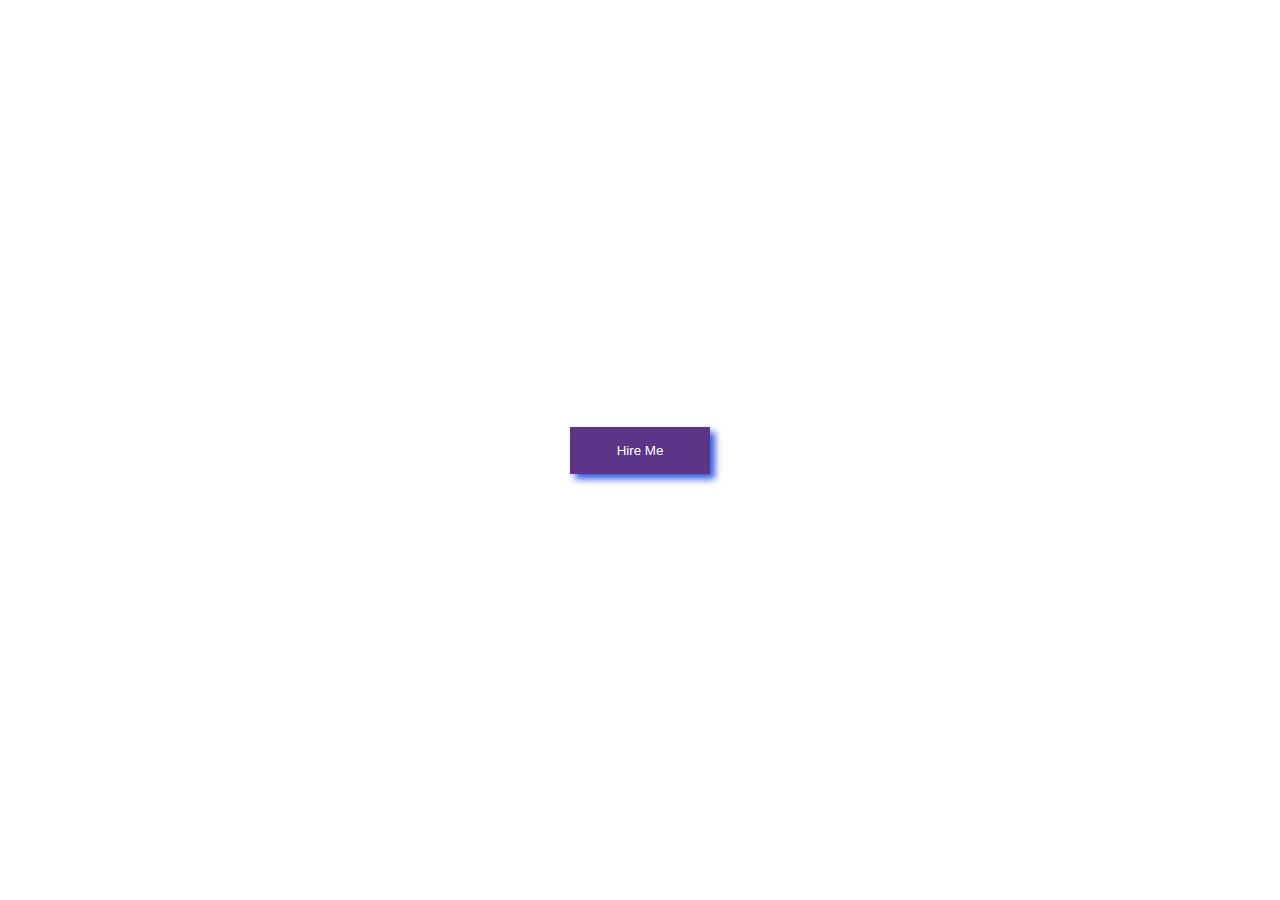
<file: button/index.html>
<!DOCTYPE html>
<html lang="en">
<head>
    <meta charset="UTF-8">
    <meta name="viewport" content="width=device-width, initial-scale=1.0">
    <title>modern button</title>
    <link rel="stylesheet" href="style.css">
</head>
<body>
    <div id="wrapper">
        <button class="btn-pink">Hire Me</button>
    </div>
</body>
</html>
</file>
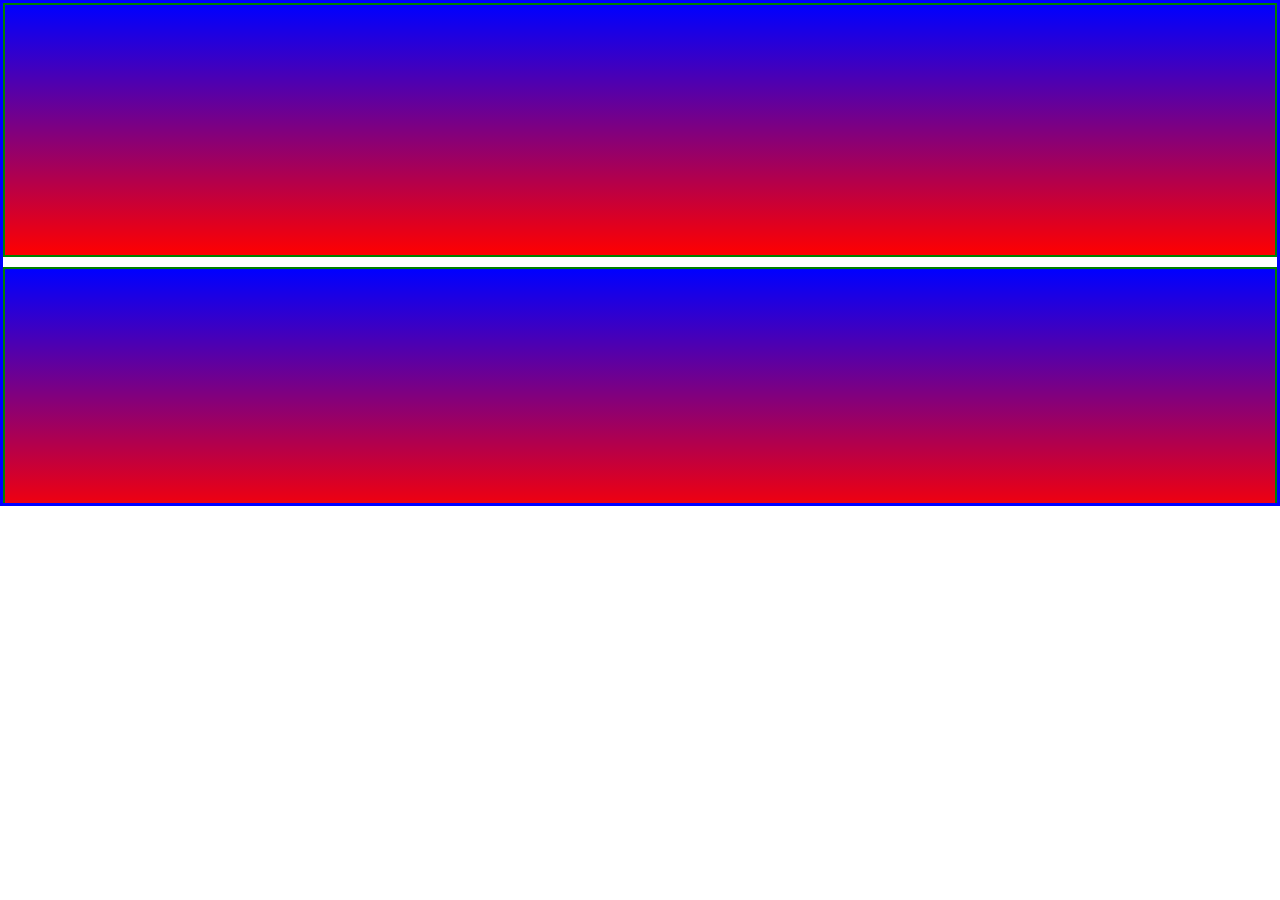
<file: flex_Box/index.html>
<!DOCTYPE html>
<html lang="en">
<head>
    <meta charset="UTF-8">
    <meta name="viewport" content="width=device-width, initial-scale=1.0">
    <title>flex_learn</title>
    <link rel="stylesheet" href="style.css">
</head>
<body>
    <div class="flex_learn">

        <div class="inner_container"> </div>
        <div class="inner_container"> </div>
        <div class="inner_container"> </div>
        <div class="inner_container"> </div>
        <div class="inner_container"> </div>
        <div class="inner_container"> </div>
    </div>
</body>
</html>
</file>
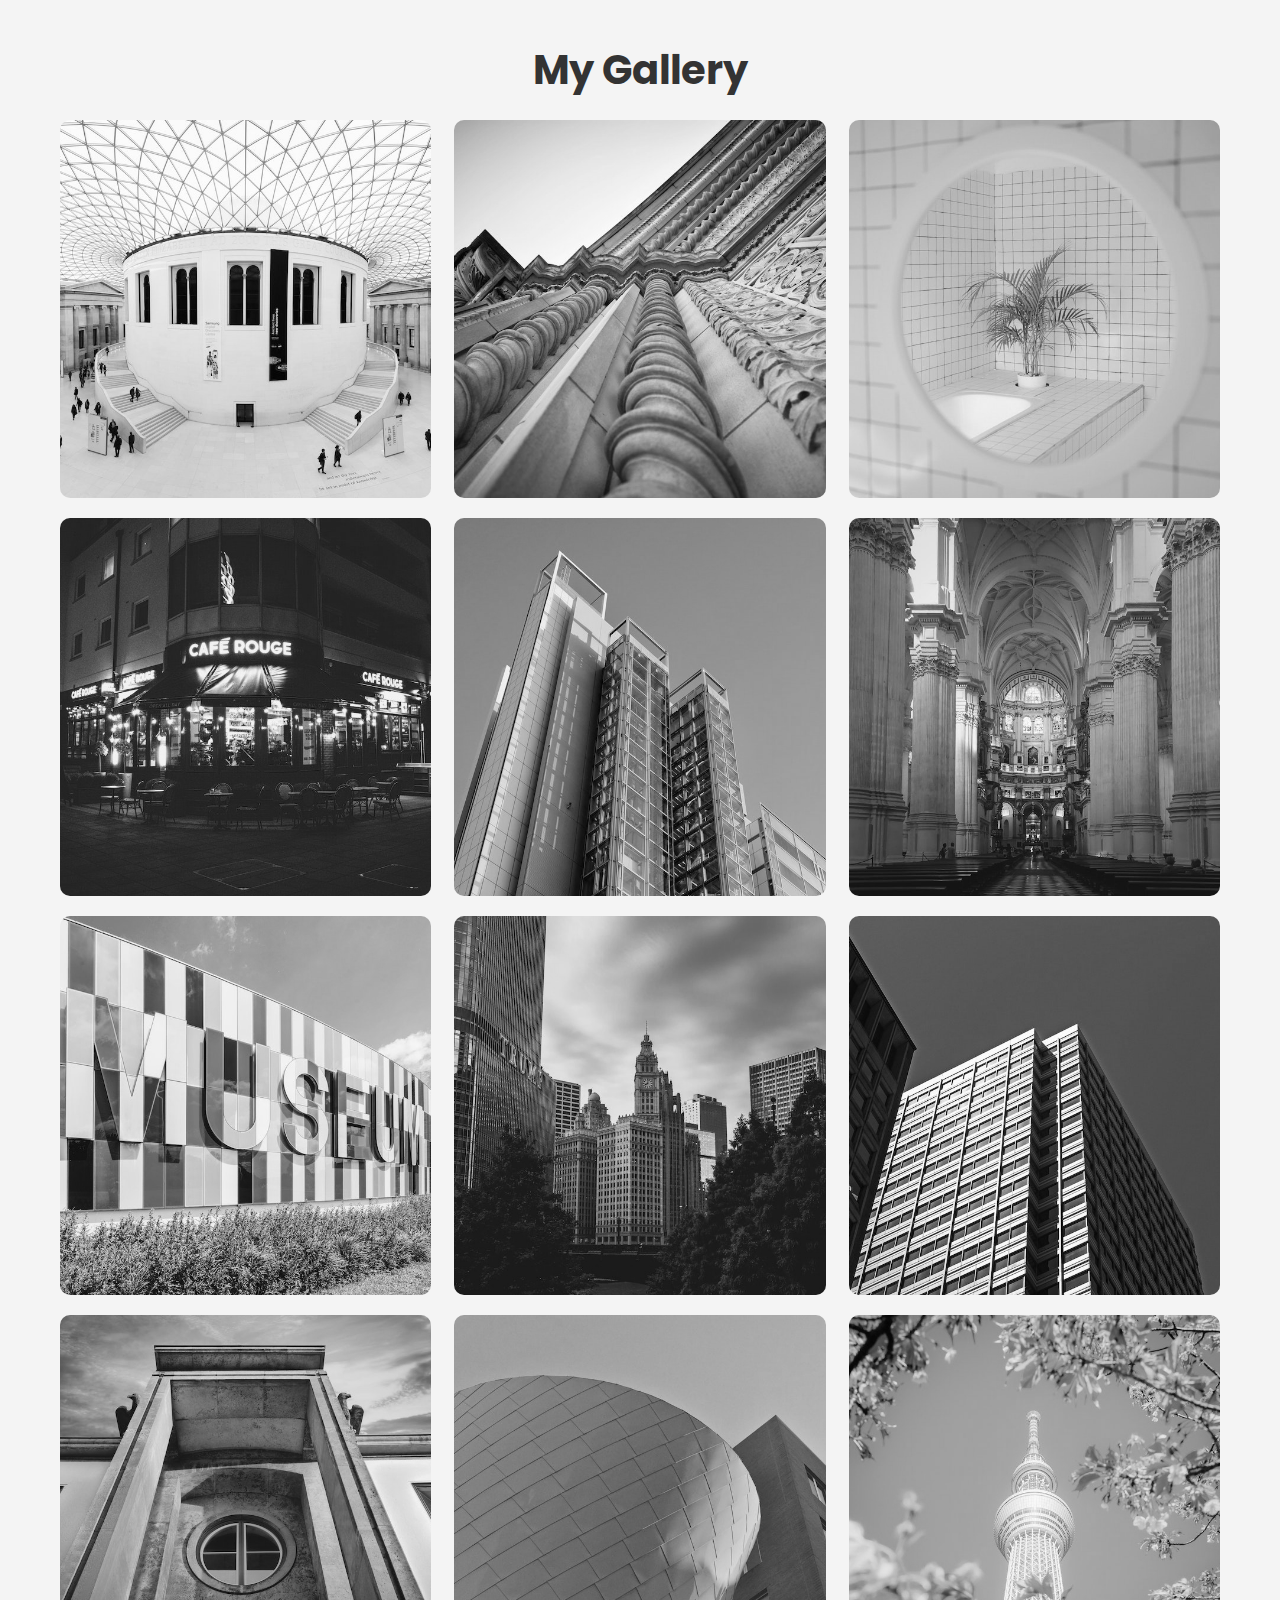
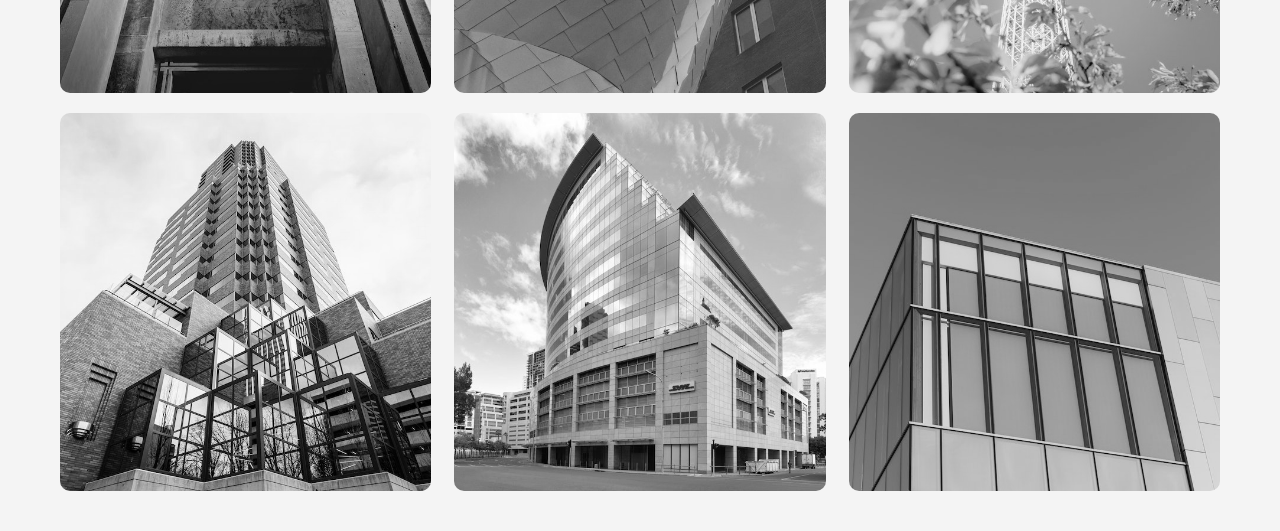
<file: image-gallery/index.html>
<!DOCTYPE html>
<html lang="en">
<head>
    <meta charset="UTF-8">
    <meta name="viewport" content="width=device-width, initial-scale=1.0">
    <title>image-gallery</title>
    <link rel="stylesheet" href="style.css">
</head>
<body>
    <div id="wrapper">

        <div class="container">
            <h1>My Gallery</h1>
            <div class="gallery">
                <figure class="card">
                    <img src="images/image1.jpg" alt="">
                    <figcaption>image1</figcaption>
                </figure>
                <figure class="card">
                    <img src="images/image2.jpg" alt="">
                    <figcaption>image2</figcaption>
                </figure>
                <figure class="card">
                    <img src="images/image3.jpg" alt="">
                    <figcaption>image3</figcaption>
                </figure>
                <figure class="card">
                    <img src="images/image4.jpg" alt="">
                    <figcaption>image4</figcaption>
                </figure>
                <figure class="card">
                    <img src="images/image5.jpg" alt="">
                    <figcaption>image5</figcaption>
                </figure>
                <figure class="card">
                    <img src="images/image6.jpg" alt="">
                    <figcaption>image6</figcaption>
                </figure>
                <figure class="card">
                    <img src="images/image7.jpg" alt="">
                    <figcaption>image7</figcaption>
                </figure>
                <figure class="card">
                    <img src="images/image8.jpg" alt="">
                    <figcaption>image8</figcaption>
                </figure>
                <figure class="card">
                    <img src="images/image9.jpg" alt="">
                    <figcaption>image9</figcaption>
                </figure>
                <figure class="card">
                    <img src="images/image10.jpg" alt="">
                    <figcaption>image10</figcaption>
                </figure>
                <figure class="card">
                    <img src="images/image11.jpg" alt="">
                    <figcaption>image11</figcaption>
                </figure>
                <figure class="card">
                    <img src="images/image12.jpg" alt="">
                    <figcaption>image12</figcaption>
                </figure>
                <figure class="card">
                    <img src="images/image13.jpg" alt="">
                    <figcaption>image13</figcaption>
                </figure>
                <figure class="card">
                    <img src="images/image14.jpg" alt="">
                    <figcaption>image14</figcaption>
                </figure>
                <figure class="card">
                    <img src="images/image15.jpg" alt="">
                    <figcaption>image15</figcaption>
                </figure>
            </div>
        </div>
    </div>
</body>
</html>
</file>
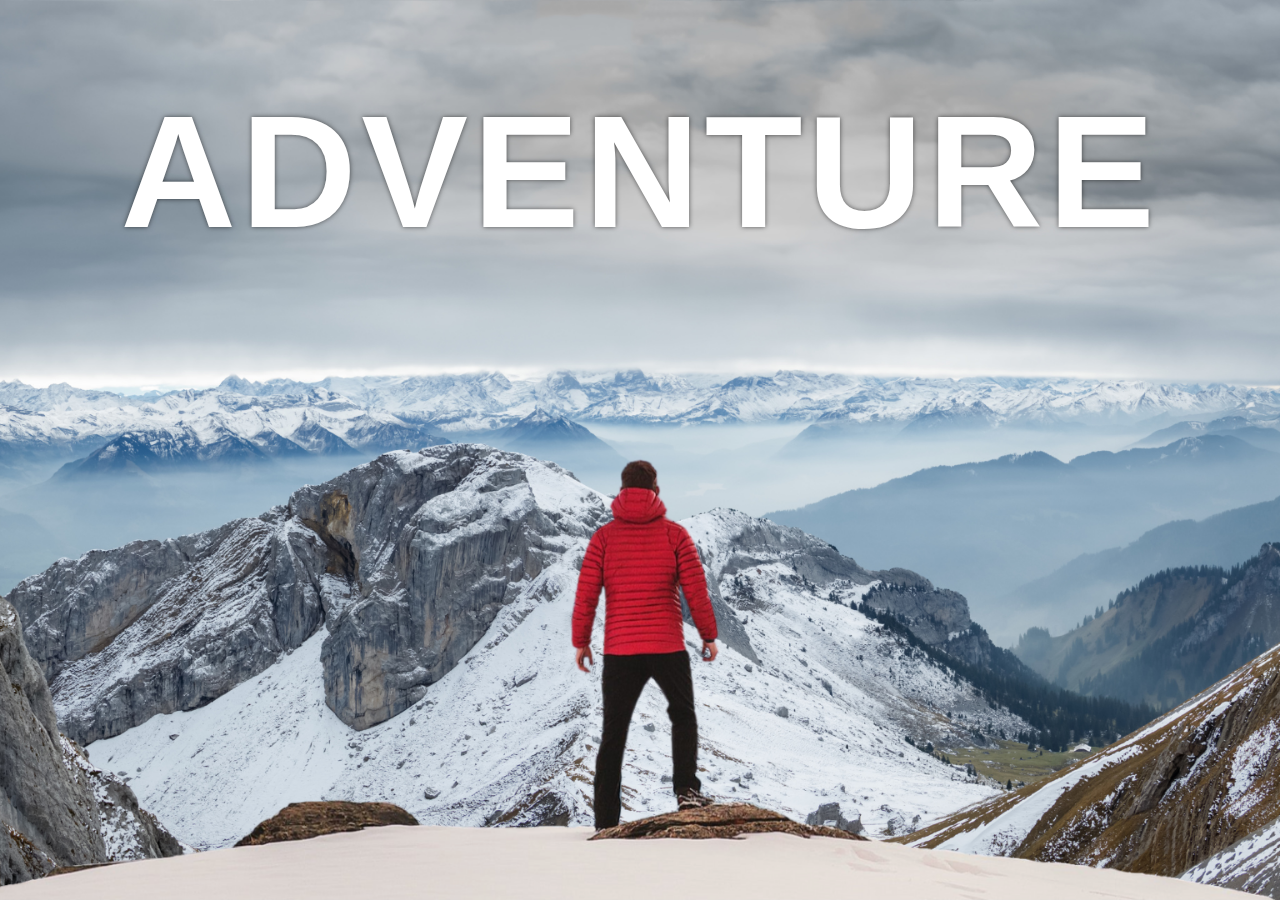
<file: parallax-effect/index.html>
<!DOCTYPE html>
<html lang="en">
<head>
    <meta charset="UTF-8">
    <meta name="viewport" content="width=device-width, initial-scale=1.0">
    <title>parallax</title>
    <link rel="stylesheet" href="style.css">
</head>
<body>
    <div class="wrapper">
        <div class="container">
            <img src="background.png" class="background">
            <img src="foreground.png" class="foreground">
            <h1>ADVENTURE</h1>
        </div>

        <section>
            <h2>Adventure Time !</h2>
            <p class="text">
                Lorem ipsum dolor sit amet, consectetur adipisicing elit. Assumenda explicabo aspernatur dolorem quidem quaerat nesciunt quisquam ratione pariatur. Facere, maiores quia ut assumenda illo molestiae. At, reiciendis magni incidunt voluptate minima ad excepturi ipsam! Similique distinctio aperiam fugiat vero fugit expedita repudiandae ab hic libero sunt quae, nobis doloribus eveniet beatae fuga saepe dolor ex. Iusto vero dicta ad nulla laborum accusantium omnis eligendi, dolorem accusamus et quia, vel voluptatibus porro sint esse nam corrupti culpa mollitia odio corporis molestias, perspiciatis non vitae voluptate! Architecto consequuntur accusantium ipsum quo labore? Quas excepturi voluptas esse natus at officiis perferendis impedit, dicta dolores delectus exercitationem vel et distinctio! Voluptatem nostrum nam blanditiis voluptas assumenda necessitatibus aliquid deserunt dolorem ut reprehenderit laborum alias nobis odit, vitae consequatur fugit culpa laudantium nesciunt. Enim veniam iste ab eos iure quia quod dolorum vel fugit, dolorem perferendis pariatur ea laboriosam est voluptas officiis, dignissimos maxime? Dolore.
                <br><br>
                Lorem ipsum dolor sit amet consectetur adipisicing elit. Eaque quisquam fugiat sint ex commodi voluptate animi beatae nesciunt quidem, blanditiis quia assumenda tenetur, recusandae labore voluptatem ducimus iste molestiae itaque voluptates temporibus quo, earum vero magni autem? Ad, itaque! Dignissimos ipsum officia modi. Et amet minus asperiores accusamus, animi velit omnis necessitatibus non recusandae ex reiciendis, laboriosam at sequi sit libero repellat eaque quos eveniet doloremque sapiente quo maiores quis. Voluptates possimus exercitationem suscipit placeat ipsum architecto repudiandae aut soluta. Ipsa neque accusamus dolorem, ullam culpa soluta quasi autem laudantium? Quidem sit consequatur corporis dicta impedit odit repudiandae, vero quae unde quaerat rerum, mollitia voluptatibus? Minima dicta eum perspiciatis necessitatibus est accusantium vel eaque fuga, quasi adipisci blanditiis. Quas repellat facilis optio placeat magni earum commodi laboriosam id accusantium provident voluptatum voluptate recusandae ipsam, corporis facere molestias nobis, fuga repellendus cupiditate quasi deserunt praesentium at in? Non optio deleniti illum?

            </p>

            <div class="bg bg1">
                <h3>BIKING</h3>
            </div>
            <p class="text">
                Lorem ipsum dolor sit amet, consectetur adipisicing elit. Assumenda explicabo aspernatur dolorem quidem quaerat nesciunt quisquam ratione pariatur. Facere, maiores quia ut assumenda illo molestiae. At, reiciendis magni incidunt voluptate minima ad excepturi ipsam! Similique distinctio aperiam fugiat vero fugit expedita repudiandae ab hic libero sunt quae, nobis doloribus eveniet beatae fuga saepe dolor ex. Iusto vero dicta ad nulla laborum accusantium omnis eligendi, dolorem accusamus et quia, vel voluptatibus porro sint esse nam corrupti culpa mollitia odio corporis molestias, perspiciatis non vitae voluptate! Architecto consequuntur accusantium ipsum quo labore? Quas excepturi voluptas esse natus at officiis perferendis impedit, dicta dolores delectus exercitationem vel et distinctio! Voluptatem nostrum nam blanditiis voluptas assumenda necessitatibus aliquid deserunt dolorem ut reprehenderit laborum alias nobis odit, vitae consequatur fugit culpa laudantium nesciunt. Enim veniam iste ab eos iure quia quod dolorum vel fugit, dolorem perferendis pariatur ea laboriosam est voluptas officiis, dignissimos maxime? Dolore.
                <br><br>
                Lorem ipsum dolor sit amet consectetur adipisicing elit. Eaque quisquam fugiat sint ex commodi voluptate animi beatae nesciunt quidem, blanditiis quia assumenda tenetur, recusandae labore voluptatem ducimus iste molestiae itaque voluptates temporibus quo, earum vero magni autem? Ad, itaque! Dignissimos ipsum officia modi. Et amet minus asperiores accusamus, animi velit omnis necessitatibus non recusandae ex reiciendis, laboriosam at sequi sit libero repellat eaque quos eveniet doloremque sapiente quo maiores quis. Voluptates possimus exercitationem suscipit placeat ipsum architecto repudiandae aut soluta. Ipsa neque accusamus dolorem, ullam culpa soluta quasi autem laudantium? Quidem sit consequatur corporis dicta impedit odit repudiandae, vero quae unde quaerat rerum, mollitia voluptatibus? Minima dicta eum perspiciatis necessitatibus est accusantium vel eaque fuga, quasi adipisci blanditiis. Quas repellat facilis optio placeat magni earum commodi laboriosam id accusantium provident voluptatum voluptate recusandae ipsam, corporis facere molestias nobis, fuga repellendus cupiditate quasi deserunt praesentium at in? Non optio deleniti illum?

            </p>

            <div class="bg bg2">
                <h3>PARA GLIDING</h3>
            </div>
            <p class="text">
                Lorem ipsum dolor sit amet, consectetur adipisicing elit. Assumenda explicabo aspernatur dolorem quidem quaerat nesciunt quisquam ratione pariatur. Facere, maiores quia ut assumenda illo molestiae. At, reiciendis magni incidunt voluptate minima ad excepturi ipsam! Similique distinctio aperiam fugiat vero fugit expedita repudiandae ab hic libero sunt quae, nobis doloribus eveniet beatae fuga saepe dolor ex. Iusto vero dicta ad nulla laborum accusantium omnis eligendi, dolorem accusamus et quia, vel voluptatibus porro sint esse nam corrupti culpa mollitia odio corporis molestias, perspiciatis non vitae voluptate! Architecto consequuntur accusantium ipsum quo labore? Quas excepturi voluptas esse natus at officiis perferendis impedit, dicta dolores delectus exercitationem vel et distinctio! Voluptatem nostrum nam blanditiis voluptas assumenda necessitatibus aliquid deserunt dolorem ut reprehenderit laborum alias nobis odit, vitae consequatur fugit culpa laudantium nesciunt. Enim veniam iste ab eos iure quia quod dolorum vel fugit, dolorem perferendis pariatur ea laboriosam est voluptas officiis, dignissimos maxime? Dolore.
                <br><br>
                Lorem ipsum dolor sit amet consectetur adipisicing elit. Eaque quisquam fugiat sint ex commodi voluptate animi beatae nesciunt quidem, blanditiis quia assumenda tenetur, recusandae labore voluptatem ducimus iste molestiae itaque voluptates temporibus quo, earum vero magni autem? Ad, itaque! Dignissimos ipsum officia modi. Et amet minus asperiores accusamus, animi velit omnis necessitatibus non recusandae ex reiciendis, laboriosam at sequi sit libero repellat eaque quos eveniet doloremque sapiente quo maiores quis. Voluptates possimus exercitationem suscipit placeat ipsum architecto repudiandae aut soluta. Ipsa neque accusamus dolorem, ullam culpa soluta quasi autem laudantium? Quidem sit consequatur corporis dicta impedit odit repudiandae, vero quae unde quaerat rerum, mollitia voluptatibus? Minima dicta eum perspiciatis necessitatibus est accusantium vel eaque fuga, quasi adipisci blanditiis. Quas repellat facilis optio placeat magni earum commodi laboriosam id accusantium provident voluptatum voluptate recusandae ipsam, corporis facere molestias nobis, fuga repellendus cupiditate quasi deserunt praesentium at in? Non optio deleniti illum?

            </p>

            <div class="bg bg3">
                <h3>SURFING</h3>
            </div>
            <p class="text">
                Lorem ipsum dolor sit amet, consectetur adipisicing elit. Assumenda explicabo aspernatur dolorem quidem quaerat nesciunt quisquam ratione pariatur. Facere, maiores quia ut assumenda illo molestiae. At, reiciendis magni incidunt voluptate minima ad excepturi ipsam! Similique distinctio aperiam fugiat vero fugit expedita repudiandae ab hic libero sunt quae, nobis doloribus eveniet beatae fuga saepe dolor ex. Iusto vero dicta ad nulla laborum accusantium omnis eligendi, dolorem accusamus et quia, vel voluptatibus porro sint esse nam corrupti culpa mollitia odio corporis molestias, perspiciatis non vitae voluptate! Architecto consequuntur accusantium ipsum quo labore? Quas excepturi voluptas esse natus at officiis perferendis impedit, dicta dolores delectus exercitationem vel et distinctio! Voluptatem nostrum nam blanditiis voluptas assumenda necessitatibus aliquid deserunt dolorem ut reprehenderit laborum alias nobis odit, vitae consequatur fugit culpa laudantium nesciunt. Enim veniam iste ab eos iure quia quod dolorum vel fugit, dolorem perferendis pariatur ea laboriosam est voluptas officiis, dignissimos maxime? Dolore.
                <br><br>
                Lorem ipsum dolor sit amet consectetur adipisicing elit. Eaque quisquam fugiat sint ex commodi voluptate animi beatae nesciunt quidem, blanditiis quia assumenda tenetur, recusandae labore voluptatem ducimus iste molestiae itaque voluptates temporibus quo, earum vero magni autem? Ad, itaque! Dignissimos ipsum officia modi. Et amet minus asperiores accusamus, animi velit omnis necessitatibus non recusandae ex reiciendis, laboriosam at sequi sit libero repellat eaque quos eveniet doloremque sapiente quo maiores quis. Voluptates possimus exercitationem suscipit placeat ipsum architecto repudiandae aut soluta. Ipsa neque accusamus dolorem, ullam culpa soluta quasi autem laudantium? Quidem sit consequatur corporis dicta impedit odit repudiandae, vero quae unde quaerat rerum, mollitia voluptatibus? Minima dicta eum perspiciatis necessitatibus est accusantium vel eaque fuga, quasi adipisci blanditiis. Quas repellat facilis optio placeat magni earum commodi laboriosam id accusantium provident voluptatum voluptate recusandae ipsam, corporis facere molestias nobis, fuga repellendus cupiditate quasi deserunt praesentium at in? Non optio deleniti illum?

            </p>

            
        </section>
    </div>
</body>
</html>
</file>
<file: button/style.css>
*{
    margin: 0;
    padding: 0;
    box-sizing: border-box;
}

#wrapper{
    height: 100vh;
    width: 100vw;
display: flex;
justify-content: center;
align-items: center;
}

.btn-pink{
    background-color: #5D3587;
    border: none;
padding: 1rem 2.9rem;
color: white;
box-shadow: 5px 5px 7px 0px #3559E0;
position: relative;
z-index: 1;
}

.btn-pink::before{
    content: "";
    background-color: #4CB9E7;
    position: absolute;
    top: 0;
    bottom: 0;
    right: 0;
    left: 0;
    transform: scaleX(0);
    transform-origin: left;
    transition: all 0.5s;
    z-index: -1;

}
.btn-pink:hover::before{
    transform: scaleX(1);
}
</file>
<file: flex_Box/style.css>
*{
    margin: 0;
    padding: 0;
}
.flex_learn{
    border: 3px solid blue;
    height: 500px;
    display: flex;
    gap: 10px;
    flex-wrap: wrap;
    overflow: auto;
   
    

}
.inner_container{
    height: 50%;
    width: 50px;
    background-image: linear-gradient(blue,red);
    border: 2px solid green;
    
    flex: 200vh;
    
}
</file>
<file: image-gallery/style.css>
/* image source: https://www.pexels.com/search/Architecture/?orientation=square&size=medium */
/* or download from: https://github.com/codehelp-website/webdev-course-content/raw/main/week2/ImageGallery/images.zip */

@import url("https://fonts.googleapis.com/css2?family=Poppins:wght@200;300;400;500;600;700;800&display=swap");

* {
  margin: 0;
  padding: 0;
  box-sizing: border-box;
}

html,
body {
  font-family: "Poppins", sans-serif;
  background-color: #f4f4f4;
  /* background-image: url("../images/background.svg"); */
  color: #333;
}

.container {
  max-width: 1200px;
  margin: 0 auto;
  padding: 20px;
}

.container h1 {
  margin: 20px 0;
  text-align: center;
  margin-bottom: 20px;
  font-size: 40px;
}

/* START using flexbox */
.gallery {
  display: flex;
  flex-wrap: wrap;
  justify-content: space-between;
}

.card {
  width: 32%;
  height: auto;
  object-fit: cover;
  margin-bottom: 20px;
  border-radius: 10px;
  overflow: hidden;
}
/* END using flexbox */

/* START using grid */
/* .gallery {
  display: grid;
  grid-template-columns: repeat(3, 1fr);
  grid-gap: 25px;
}

.card {
  width: 100%;
  height: 100%;
  object-fit: cover;
} */
/* END using grid */

.card img {
  height: 100%;
  width: 100%;
  filter: grayscale(100%);
  box-shadow: 0 0 20px #333;
  object-fit: cover;
}

.card:hover {
  transform: scale(1.03);
  filter: drop-shadow(0 0 10px #333);
  transition: 0.3s;
}

.card:hover img {
  filter: grayscale(0%);
}

.card {
  position: relative;
}

.card figcaption {
  position: absolute;
  bottom: 0;
  left: 0;
  padding: 25px;
  width: 100%;
  height: 20%;
  font-size: 16px;
  font-weight: 500;
  color: #fff;
  opacity: 0;
  border-radius: 0 0 10px 10px;
  /* use https://cssgradient.io/ to generate gradient */
  background: linear-gradient(0deg, rgba(0, 0, 0, 0.5) 0%, rgba(255, 255, 255, 0) 100%);
  transition: 0.3s;
}

.card:hover figcaption {
  opacity: 1;
  transform: scale(1.03);
}
</file>
<file: parallax-effect/style.css>
@import url('https://fonts.cdnfonts.com/css/poppins');

*{
    margin: 0;
    padding: 0;
    box-sizing: border-box;
   
}

.wrapper{
    height: 100vh;    
    overflow-x: hidden;
    overflow-y: auto;
   
    perspective: 10px;
}
 
.container{
    position: relative;
    display: flex;
    justify-content: center;
    align-items: center;
    height: 100%;
    transform-style: preserve-3d;
    z-index: -1;
}
.background{
   transform: translateZ(-40px) scale(5);
}
.foreground{
    transform: translateZ(-30px) scale(4);
 }

.background, .foreground{
    position: absolute;
    height: 100%;
    width: 100%;
    z-index: -1;
    object-fit: cover;
}
h1{
    font-family: 'Poppins', sans-serif;
    position: absolute;
    color: white;
    top: 5rem;    
    letter-spacing: 0.3rem;
    font-size: 10rem;
    text-shadow: 0 0 5px rgba(0, 0, 0, 0.589);
}

section{
    font-family: 'Poppins', sans-serif;
    background-color: rgb(45, 45, 45);
    color: white;
    padding: 5rem 0;
    
   
    
}
h2{
    font-size: 6rem;
    padding: 0 10rem;
    display: block;
    letter-spacing: 1rem;
   
   
}
.text{
    font-size: 2rem;
    padding: 0 3rem;
    margin: 5rem;
    
}
.bg{
    position: relative;
    width: 100%;
    height: 500px;
    background-attachment: fixed;
    background-position: center;
    background-size: cover;
}
h3{
    position: absolute;
    background-color: white;
    color: black;
    padding: 0.5rem 2.5rem;
    top: 50%;
    left: 45%;
    font-size: 3rem;
  
}
.bg1{
    background-image: url(sport-1.jpg);
}
.bg2{
    background-image: url(sport-2.jpg);
}
.bg3{
    background-image: url(sport-3.jpg);
}
</file>
